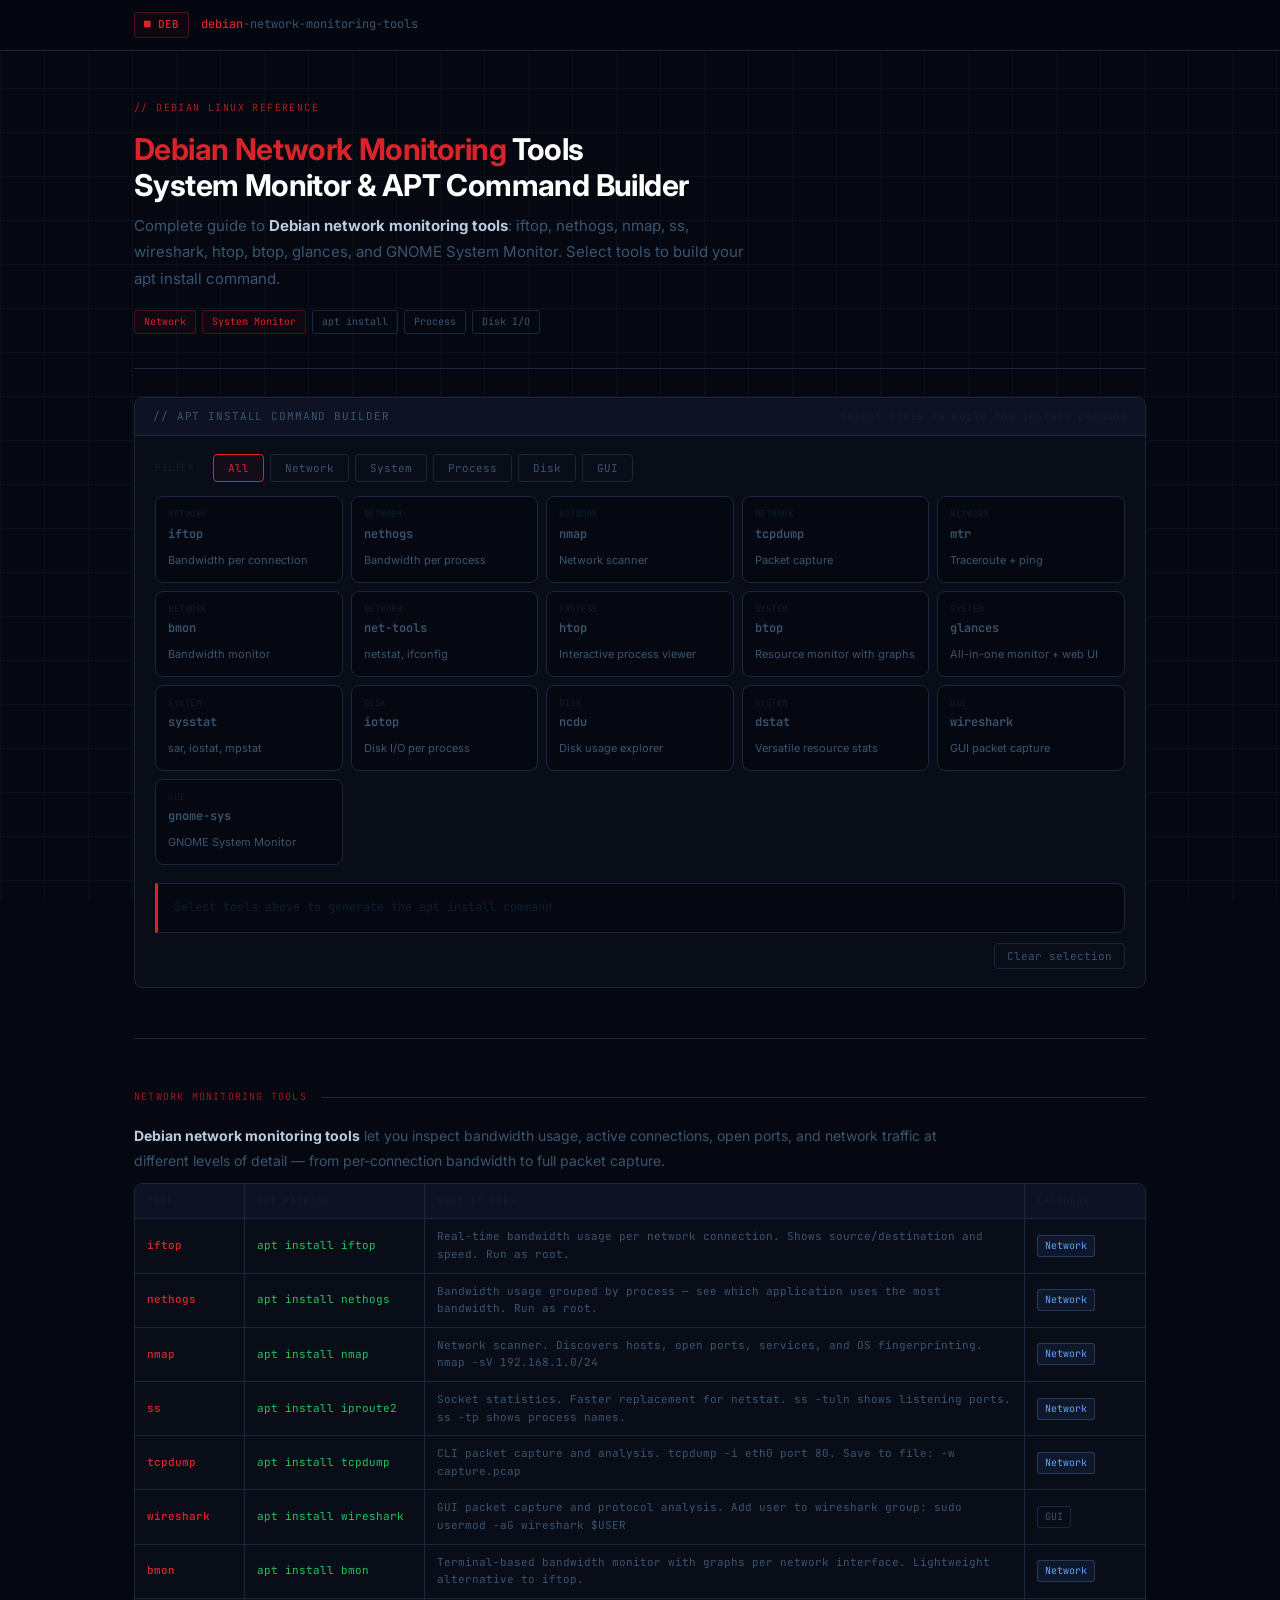
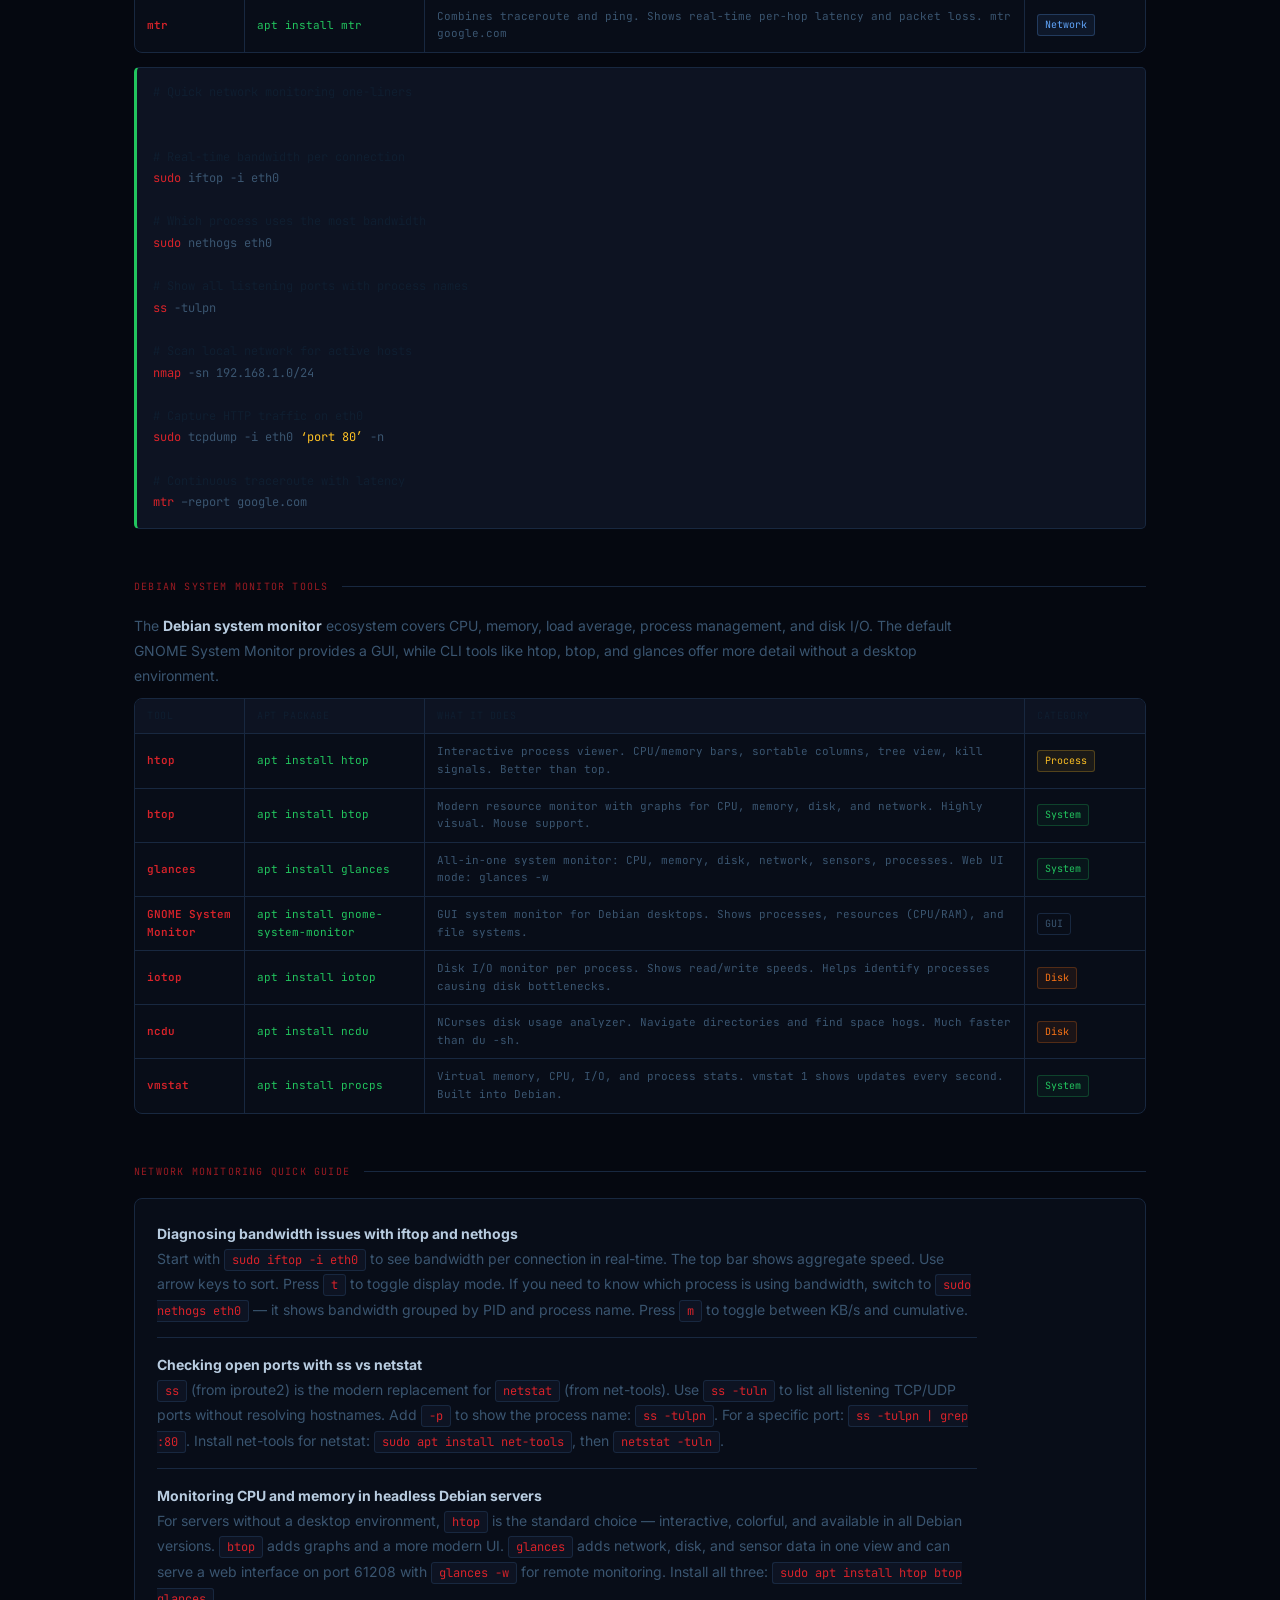
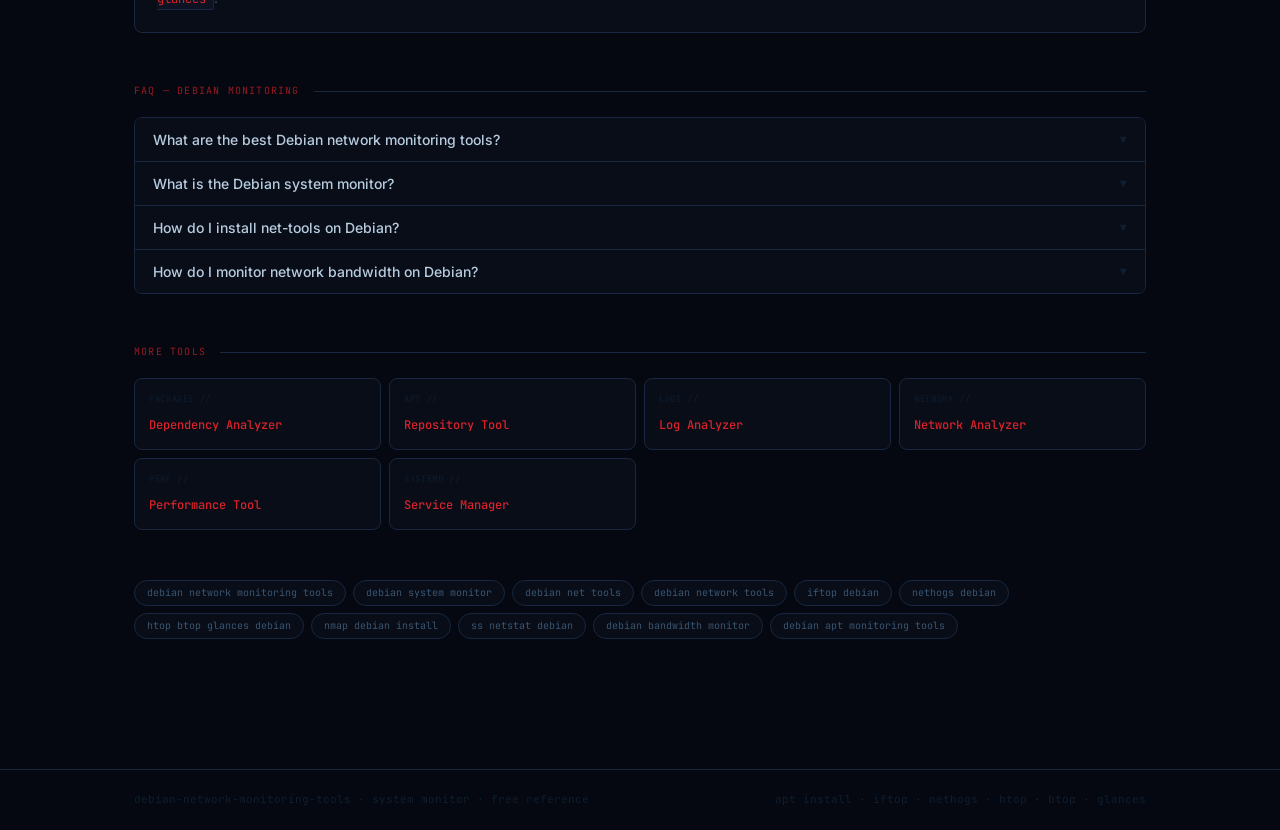
<file: index.html>
<!DOCTYPE html>

<html lang="en">
<head>
<meta charset="UTF-8">
<meta name="viewport" content="width=device-width, initial-scale=1.0">
<meta name="google-site-verification" content="PkLa_ViOo6FAHpvh8SacceMb95o9tePRdrqLNBz9X1M" />
<meta name="robots" content="index, follow">

<title>Debian Network Monitoring Tools – System Monitor Guide &amp; APT Command Builder</title>

<meta name="description" content="Complete guide to Debian network monitoring tools. Covers nmap, iftop, nethogs, wireshark, ss, netstat, htop, btop, glances, and GNOME System Monitor. Includes apt install commands and a tool selector. Free reference.">

<meta name="keywords" content="debian network monitoring tools, debian system monitor, debian net tools, debian network tools, debian monitoring tools, linux network monitoring debian, debian htop btop glances, apt network tools debian, iftop nethogs debian, debian performance monitoring">

<link rel="canonical" href="https://franrivalbigprojects.github.io/debian-tools/">

<meta property="og:title" content="Debian Network Monitoring Tools – System Monitor Guide">
<meta property="og:description" content="Guide to Debian network monitoring tools with apt install commands. Covers iftop, nethogs, nmap, ss, htop, glances, btop, and GNOME System Monitor.">
<meta property="og:type" content="website">

<link rel="preconnect" href="https://fonts.googleapis.com">
<link rel="preconnect" href="https://fonts.gstatic.com" crossorigin>
<link href="https://fonts.googleapis.com/css2?family=JetBrains+Mono:wght@400;500;600&family=Inter:wght@400;500;600;700&display=swap" rel="stylesheet">

<style>
:root {
  --bg: #050810;
  --surface: #080d18;
  --surface2: #0d1322;
  --border: #121c2e;
  --border2: #182840;
  --deb: #d8232a;
  --deb-dim: rgba(216,35,42,0.12);
  --deb-dim2: rgba(216,35,42,0.05);
  --green: #22c55e;
  --green-dim: rgba(34,197,94,0.1);
  --green-dim2: rgba(34,197,94,0.05);
  --blue: #60a5fa;
  --blue-dim: rgba(96,165,250,0.08);
  --yellow: #fbbf24;
  --yellow-dim: rgba(251,191,36,0.08);
  --orange: #f97316;
  --orange-dim: rgba(249,115,22,0.08);
  --text: #b8cce0;
  --text-muted: #3a5570;
  --text-dim: #0f1e30;
  --mono: 'JetBrains Mono', monospace;
  --sans: 'Inter', sans-serif;
  --r: 8px;
}

* { box-sizing: border-box; margin: 0; padding: 0; }

body {
  font-family: var(--sans);
  background: var(--bg);
  color: var(--text);
  min-height: 100vh;
  line-height: 1.6;
}

body::after {
  content: "";
  position: fixed;
  inset: 0;
  background-image:
    linear-gradient(var(--border) 1px, transparent 1px),
    linear-gradient(90deg, var(--border) 1px, transparent 1px);
  background-size: 44px 44px;
  opacity: 0.45;
  pointer-events: none;
  z-index: 0;
}

header {
  border-bottom: 1px solid var(--border2);
  position: sticky;
  top: 0;
  z-index: 100;
  background: rgba(5,8,16,0.96);
  backdrop-filter: blur(12px);
}

.header-inner {
  max-width: 1060px;
  margin: 0 auto;
  padding: 0 24px;
  height: 50px;
  display: flex;
  align-items: center;
  gap: 12px;
  position: relative;
  z-index: 1;
}

.logo-pill {
  font-family: var(--mono);
  font-size: 11px;
  font-weight: 600;
  color: var(--deb);
  background: var(--deb-dim2);
  border: 1px solid rgba(216,35,42,0.3);
  border-radius: 3px;
  padding: 3px 9px;
}

.logo-text {
  font-family: var(--mono);
  font-size: 12px;
  color: var(--text-muted);
}

.logo-text strong { color: var(--deb); font-weight: 500; }

.wrapper {
  max-width: 1060px;
  margin: 0 auto;
  padding: 0 24px 80px;
  position: relative;
  z-index: 1;
}

/* HERO */
.hero {
  padding: 48px 0 34px;
  border-bottom: 1px solid var(--border2);
  margin-bottom: 28px;
}

.hero-eyebrow {
  font-family: var(--mono);
  font-size: 10px;
  letter-spacing: 0.14em;
  text-transform: uppercase;
  color: var(--deb);
  margin-bottom: 14px;
  opacity: 0.8;
}

h1 {
  font-size: clamp(22px, 3.2vw, 30px);
  font-weight: 700;
  color: #fff;
  margin-bottom: 10px;
  letter-spacing: -0.02em;
  line-height: 1.2;
}

h1 em { font-style: normal; color: var(--deb); }

.hero-sub {
  font-size: 15px;
  color: var(--text-muted);
  max-width: 620px;
  line-height: 1.75;
  margin-bottom: 18px;
}

.hero-sub strong { color: var(--text); }

.pill-row { display: flex; flex-wrap: wrap; gap: 6px; }

.pill {
  font-family: var(--mono);
  font-size: 10px;
  padding: 3px 9px;
  border-radius: 3px;
  border: 1px solid;
}

.pill-deb { color: var(--deb); background: var(--deb-dim2); border-color: rgba(216,35,42,0.3); }
.pill-dim { color: var(--text-muted); border-color: var(--border2); }

/* APT BUILDER TOOL */
.tool-shell {
  background: var(--surface);
  border: 1px solid var(--border2);
  border-radius: var(--r);
  overflow: hidden;
  margin-bottom: 20px;
}

.tool-topbar {
  background: var(--surface2);
  border-bottom: 1px solid var(--border2);
  padding: 10px 18px;
  display: flex;
  align-items: center;
  justify-content: space-between;
  flex-wrap: wrap;
  gap: 8px;
}

.topbar-label {
  font-family: var(--mono);
  font-size: 11px;
  color: var(--text-muted);
  text-transform: uppercase;
  letter-spacing: 0.08em;
}

.tool-body { padding: 18px 20px; }

.tool-grid {
  display: grid;
  grid-template-columns: repeat(auto-fill, minmax(180px, 1fr));
  gap: 8px;
  margin-bottom: 18px;
}

.tool-toggle {
  background: var(--bg);
  border: 1px solid var(--border2);
  border-radius: var(--r);
  padding: 10px 12px;
  cursor: pointer;
  transition: all 0.15s;
  text-align: left;
}

.tool-toggle:hover { border-color: rgba(216,35,42,0.3); }
.tool-toggle.selected { border-color: var(--deb); background: var(--deb-dim2); }

.tt-name {
  font-family: var(--mono);
  font-size: 12px;
  font-weight: 600;
  color: var(--text-muted);
  display: block;
  margin-bottom: 2px;
}

.tool-toggle.selected .tt-name { color: var(--deb); }

.tt-cat {
  font-family: var(--mono);
  font-size: 9px;
  color: var(--text-dim);
  text-transform: uppercase;
  letter-spacing: 0.06em;
  display: block;
  margin-bottom: 3px;
}

.tt-desc {
  font-size: 11px;
  color: var(--text-muted);
  line-height: 1.4;
}

/* Command output */
.cmd-output {
  background: var(--bg);
  border: 1px solid var(--border2);
  border-left: 3px solid var(--deb);
  border-radius: 0 var(--r) var(--r) 0;
  padding: 14px 16px;
  font-family: var(--mono);
  font-size: 13px;
  color: var(--green);
  min-height: 50px;
  display: flex;
  align-items: center;
  justify-content: space-between;
  gap: 12px;
  flex-wrap: wrap;
  word-break: break-all;
}

.cmd-text { flex: 1; }
.cmd-placeholder { color: var(--text-dim); font-size: 12px; }

.copy-btn {
  font-family: var(--mono);
  font-size: 11px;
  padding: 6px 14px;
  background: var(--green-dim2);
  color: var(--green);
  border: 1px solid rgba(34,197,94,0.25);
  border-radius: 4px;
  cursor: pointer;
  transition: opacity 0.15s;
  flex-shrink: 0;
}

.copy-btn:hover { opacity: 0.75; }

/* CATEGORY TABS */
.cat-tabs {
  display: flex;
  gap: 6px;
  flex-wrap: wrap;
  margin-bottom: 14px;
}

.cat-tab {
  padding: 6px 14px;
  font-family: var(--mono);
  font-size: 11px;
  border-radius: 4px;
  border: 1px solid var(--border2);
  cursor: pointer;
  background: transparent;
  color: var(--text-muted);
  transition: all 0.15s;
}

.cat-tab:hover { border-color: var(--deb); color: var(--text); }
.cat-tab.active { border-color: var(--deb); background: var(--deb-dim2); color: var(--deb); }

/* SECTION */
hr.divider { border: none; border-top: 1px solid var(--border2); margin: 50px 0; }
.content-section { margin-bottom: 50px; }

.sec-head {
  display: flex;
  align-items: center;
  gap: 14px;
  margin-bottom: 18px;
}

.sec-label {
  font-family: var(--mono);
  font-size: 10px;
  text-transform: uppercase;
  letter-spacing: 0.12em;
  color: var(--deb);
  white-space: nowrap;
  opacity: 0.7;
}

.sec-rule { flex: 1; height: 1px; background: var(--border2); }

p { font-size: 14px; color: var(--text-muted); line-height: 1.8; margin-bottom: 10px; max-width: 820px; }
p strong { color: var(--text); }

code {
  font-family: var(--mono);
  font-size: 12px;
  background: var(--surface2);
  color: var(--deb);
  padding: 2px 7px;
  border-radius: 3px;
  border: 1px solid var(--border2);
}

/* TOOL REFERENCE TABLE */
.ref-table {
  background: var(--surface);
  border: 1px solid var(--border2);
  border-radius: var(--r);
  overflow: hidden;
  margin-bottom: 14px;
}

.rt-row {
  display: grid;
  grid-template-columns: 110px 180px 1fr 120px;
  border-bottom: 1px solid var(--border2);
}

.rt-row:last-child { border-bottom: none; }
.rt-row.rt-head { background: var(--surface2); }
.rt-row:hover:not(.rt-head) { background: rgba(216,35,42,0.02); }

.rt-cell {
  padding: 9px 12px;
  font-family: var(--mono);
  font-size: 11px;
  color: var(--text-muted);
  border-right: 1px solid var(--border2);
  display: flex;
  align-items: center;
}

.rt-cell:last-child { border-right: none; }
.rt-head .rt-cell { font-size: 10px; color: var(--text-dim); text-transform: uppercase; letter-spacing: 0.06em; }

.rt-name { color: var(--deb); font-weight: 600; }
.rt-cmd  { color: var(--green); }

.cat-badge {
  font-family: var(--mono);
  font-size: 10px;
  padding: 2px 7px;
  border-radius: 3px;
  border: 1px solid;
}

.cb-net  { color: var(--blue);   background: var(--blue-dim);   border-color: rgba(96,165,250,0.25); }
.cb-sys  { color: var(--green);  background: var(--green-dim2); border-color: rgba(34,197,94,0.25); }
.cb-proc { color: var(--yellow); background: var(--yellow-dim); border-color: rgba(251,191,36,0.25); }
.cb-disk { color: var(--orange); background: var(--orange-dim); border-color: rgba(249,115,22,0.25); }
.cb-gui  { color: var(--text-muted); border-color: var(--border2); }

/* CODE BLOCK */
.code-block {
  background: var(--surface2);
  border: 1px solid var(--border2);
  border-left: 3px solid var(--green);
  border-radius: 5px;
  padding: 14px 16px;
  font-family: var(--mono);
  font-size: 12px;
  line-height: 1.8;
  overflow-x: auto;
  white-space: pre;
  margin: 12px 0;
  color: var(--text-muted);
}

.ck  { color: var(--deb); }
.cg  { color: var(--green); }
.cm  { color: var(--text-dim); }
.cy  { color: var(--yellow); }

.dense-block {
  background: var(--surface);
  border: 1px solid var(--border2);
  border-radius: var(--r);
  padding: 22px;
  margin-top: 14px;
}

.dense-block p { margin-bottom: 14px; padding-bottom: 14px; border-bottom: 1px solid var(--border2); }
.dense-block p:last-child { margin-bottom: 0; padding-bottom: 0; border-bottom: none; }

.faq-list {
  margin-top: 14px;
  border: 1px solid var(--border2);
  border-radius: var(--r);
  overflow: hidden;
}

.faq-item { border-bottom: 1px solid var(--border2); }
.faq-item:last-child { border-bottom: none; }

.faq-q {
  width: 100%;
  text-align: left;
  background: var(--surface);
  border: none;
  padding: 13px 18px;
  font-size: 14px;
  font-weight: 500;
  color: var(--text);
  font-family: var(--sans);
  cursor: pointer;
  display: flex;
  justify-content: space-between;
  align-items: center;
  gap: 12px;
  transition: background 0.15s;
}

.faq-q:hover { background: var(--deb-dim2); }
.faq-arrow { font-family: var(--mono); font-size: 11px; color: var(--text-dim); transition: transform 0.2s; flex-shrink: 0; }
.faq-item.open .faq-arrow { transform: rotate(180deg); }

.faq-a {
  display: none;
  padding: 0 18px 13px;
  font-size: 13px;
  color: var(--text-muted);
  line-height: 1.75;
  border-top: 1px solid var(--border2);
  background: var(--bg);
}

.faq-item.open .faq-a { display: block; }
.faq-a code { color: var(--deb); background: var(--deb-dim2); }

.subtools-grid {
  display: grid;
  grid-template-columns: repeat(auto-fill, minmax(200px, 1fr));
  gap: 8px;
  margin-top: 12px;
}

.stl {
  background: var(--surface);
  border: 1px solid var(--border2);
  border-radius: var(--r);
  padding: 12px 14px;
  text-decoration: none;
  display: block;
  transition: border-color 0.15s;
}

.stl:hover { border-color: rgba(216,35,42,0.3); }
.stl-eye  { font-family: var(--mono); font-size: 9px; color: var(--text-dim); text-transform: uppercase; letter-spacing: 0.07em; margin-bottom: 4px; }
.stl-name { font-family: var(--mono); font-size: 12px; color: var(--deb); font-weight: 500; }

.tag-cloud { display: flex; flex-wrap: wrap; gap: 7px; margin-bottom: 50px; }

.tag {
  font-family: var(--mono);
  font-size: 10px;
  color: var(--text-muted);
  background: var(--surface);
  border: 1px solid var(--border2);
  border-radius: 100px;
  padding: 4px 12px;
  cursor: default;
  transition: color 0.15s, border-color 0.15s;
}

.tag:hover { color: var(--deb); border-color: rgba(216,35,42,0.3); }

footer { border-top: 1px solid var(--border2); padding: 20px 0; position: relative; z-index: 1; }

.footer-inner {
  max-width: 1060px;
  margin: 0 auto;
  padding: 0 24px;
  display: flex;
  justify-content: space-between;
  align-items: center;
  flex-wrap: wrap;
  gap: 8px;
}

footer p { font-family: var(--mono); font-size: 11px; color: var(--text-dim); margin: 0; }

@media (max-width: 680px) {
  .tool-grid { grid-template-columns: 1fr 1fr; }
  .rt-row    { grid-template-columns: 90px 140px 1fr; font-size: 10px; }
  .rt-row .rt-cell:last-child { display: none; }
}
</style>

<script type="application/ld+json">
{"@context":"https://schema.org","@type":"WebPage","name":"Debian Network Monitoring Tools","description":"Complete guide to Debian network monitoring tools including iftop, nethogs, nmap, ss, netstat, wireshark, and system monitors htop, btop, glances. Includes apt install commands and tool selector.","keywords":"debian network monitoring tools, debian system monitor, debian net tools, debian network tools"}
</script>

<script type="application/ld+json">
{"@context":"https://schema.org","@type":"FAQPage","mainEntity":[{"@type":"Question","name":"What are the best Debian network monitoring tools?","acceptedAnswer":{"@type":"Answer","text":"Top Debian network monitoring tools: iftop (real-time bandwidth per connection, apt install iftop), nethogs (bandwidth per process, apt install nethogs), nmap (network scanning and discovery, apt install nmap), ss (socket statistics, built-in or apt install iproute2), wireshark (packet capture, apt install wireshark), netstat (connections overview, apt install net-tools), tcpdump (CLI packet capture, apt install tcpdump), bmon (bandwidth monitor, apt install bmon)."}},{"@type":"Question","name":"How do I install monitoring tools on Debian?","acceptedAnswer":{"@type":"Answer","text":"Use apt: sudo apt update && sudo apt install TOOLNAME. For network monitoring: sudo apt install iftop nethogs nmap wireshark bmon. For system monitoring: sudo apt install htop btop glances. For disk: sudo apt install iotop ncdu. Most tools require root for network capture (sudo iftop, sudo nethogs). Wireshark requires adding your user to the wireshark group: sudo usermod -aG wireshark $USER."}}]}
</script>

</head>

<body>

<header>
  <div class="header-inner">
    <span class="logo-pill">&#9632; DEB</span>
    <span class="logo-text"><strong>debian</strong>-network-monitoring-tools</span>
  </div>
</header>

<div class="wrapper">

  <section class="hero">
    <p class="hero-eyebrow">// Debian Linux Reference</p>
    <h1><em>Debian Network Monitoring</em> Tools<br>System Monitor &amp; APT Command Builder</h1>
    <p class="hero-sub">
      Complete guide to <strong>Debian network monitoring tools</strong>: iftop, nethogs, nmap, ss, wireshark, htop, btop, glances, and GNOME System Monitor. Select tools to build your apt install command.
    </p>
    <div class="pill-row">
      <span class="pill pill-deb">Network</span>
      <span class="pill pill-deb">System Monitor</span>
      <span class="pill pill-dim">apt install</span>
      <span class="pill pill-dim">Process</span>
      <span class="pill pill-dim">Disk I/O</span>
    </div>
  </section>

  <!-- APT BUILDER TOOL -->

  <div class="tool-shell">
    <div class="tool-topbar">
      <span class="topbar-label">// APT Install Command Builder</span>
      <span style="font-family:var(--mono);font-size:11px;color:var(--text-dim);">Select tools to build the install command</span>
    </div>
    <div class="tool-body">
      <div class="cat-tabs">
        <span style="font-family:var(--mono);font-size:10px;color:var(--text-dim);align-self:center;text-transform:uppercase;letter-spacing:0.06em;margin-right:6px;">Filter:</span>
        <button class="cat-tab active" onclick="filterTools('all',this)">All</button>
        <button class="cat-tab" onclick="filterTools('network',this)">Network</button>
        <button class="cat-tab" onclick="filterTools('system',this)">System</button>
        <button class="cat-tab" onclick="filterTools('process',this)">Process</button>
        <button class="cat-tab" onclick="filterTools('disk',this)">Disk</button>
        <button class="cat-tab" onclick="filterTools('gui',this)">GUI</button>
      </div>
      <div class="tool-grid" id="toolGrid"></div>
      <div class="cmd-output" id="cmdOutput">
        <span class="cmd-text cmd-placeholder" id="cmdText">Select tools above to generate the apt install command</span>
        <button class="copy-btn" id="copyBtn" onclick="copyCmd()" style="display:none;">Copy</button>
      </div>
      <div style="display:flex;justify-content:flex-end;margin-top:10px;gap:8px;">
        <button onclick="clearSelection()" style="font-family:var(--mono);font-size:11px;padding:5px 12px;border-radius:4px;border:1px solid var(--border2);background:transparent;color:var(--text-muted);cursor:pointer;">Clear selection</button>
        <span id="copyFb" style="font-family:var(--mono);font-size:11px;color:var(--green);align-self:center;display:none;">Copied!</span>
      </div>
    </div>
  </div>

  <hr class="divider">

  <!-- NETWORK TOOLS REFERENCE -->

  <section class="content-section">
    <div class="sec-head">
      <span class="sec-label">Network monitoring tools</span>
      <span class="sec-rule"></span>
    </div>
    <p><strong>Debian network monitoring tools</strong> let you inspect bandwidth usage, active connections, open ports, and network traffic at different levels of detail — from per-connection bandwidth to full packet capture.</p>


<div class="ref-table">
  <div class="rt-row rt-head">
    <div class="rt-cell">Tool</div>
    <div class="rt-cell">apt package</div>
    <div class="rt-cell">What it does</div>
    <div class="rt-cell">Category</div>
  </div>
  <div class="rt-row">
    <div class="rt-cell rt-name">iftop</div>
    <div class="rt-cell rt-cmd">apt install iftop</div>
    <div class="rt-cell">Real-time bandwidth usage per network connection. Shows source/destination and speed. Run as root.</div>
    <div class="rt-cell"><span class="cat-badge cb-net">Network</span></div>
  </div>
  <div class="rt-row">
    <div class="rt-cell rt-name">nethogs</div>
    <div class="rt-cell rt-cmd">apt install nethogs</div>
    <div class="rt-cell">Bandwidth usage grouped by process — see which application uses the most bandwidth. Run as root.</div>
    <div class="rt-cell"><span class="cat-badge cb-net">Network</span></div>
  </div>
  <div class="rt-row">
    <div class="rt-cell rt-name">nmap</div>
    <div class="rt-cell rt-cmd">apt install nmap</div>
    <div class="rt-cell">Network scanner. Discovers hosts, open ports, services, and OS fingerprinting. nmap -sV 192.168.1.0/24</div>
    <div class="rt-cell"><span class="cat-badge cb-net">Network</span></div>
  </div>
  <div class="rt-row">
    <div class="rt-cell rt-name">ss</div>
    <div class="rt-cell rt-cmd">apt install iproute2</div>
    <div class="rt-cell">Socket statistics. Faster replacement for netstat. ss -tuln shows listening ports. ss -tp shows process names.</div>
    <div class="rt-cell"><span class="cat-badge cb-net">Network</span></div>
  </div>
  <div class="rt-row">
    <div class="rt-cell rt-name">tcpdump</div>
    <div class="rt-cell rt-cmd">apt install tcpdump</div>
    <div class="rt-cell">CLI packet capture and analysis. tcpdump -i eth0 port 80. Save to file: -w capture.pcap</div>
    <div class="rt-cell"><span class="cat-badge cb-net">Network</span></div>
  </div>
  <div class="rt-row">
    <div class="rt-cell rt-name">wireshark</div>
    <div class="rt-cell rt-cmd">apt install wireshark</div>
    <div class="rt-cell">GUI packet capture and protocol analysis. Add user to wireshark group: sudo usermod -aG wireshark $USER</div>
    <div class="rt-cell"><span class="cat-badge cb-gui">GUI</span></div>
  </div>
  <div class="rt-row">
    <div class="rt-cell rt-name">bmon</div>
    <div class="rt-cell rt-cmd">apt install bmon</div>
    <div class="rt-cell">Terminal-based bandwidth monitor with graphs per network interface. Lightweight alternative to iftop.</div>
    <div class="rt-cell"><span class="cat-badge cb-net">Network</span></div>
  </div>
  <div class="rt-row">
    <div class="rt-cell rt-name">mtr</div>
    <div class="rt-cell rt-cmd">apt install mtr</div>
    <div class="rt-cell">Combines traceroute and ping. Shows real-time per-hop latency and packet loss. mtr google.com</div>
    <div class="rt-cell"><span class="cat-badge cb-net">Network</span></div>
  </div>
</div>

<div class="code-block"><span class="cm"># Quick network monitoring one-liners</span>


<span class="cm"># Real-time bandwidth per connection</span>
<span class="ck">sudo</span> iftop -i eth0

<span class="cm"># Which process uses the most bandwidth</span>
<span class="ck">sudo</span> nethogs eth0

<span class="cm"># Show all listening ports with process names</span>
<span class="ck">ss</span> -tulpn

<span class="cm"># Scan local network for active hosts</span>
<span class="ck">nmap</span> -sn 192.168.1.0/24

<span class="cm"># Capture HTTP traffic on eth0</span>
<span class="ck">sudo</span> tcpdump -i eth0 <span class="cy">‘port 80’</span> -n

<span class="cm"># Continuous traceroute with latency</span>
<span class="ck">mtr</span> –report google.com</div>

  </section>

  <!-- SYSTEM MONITOR TOOLS -->

  <section class="content-section">
    <div class="sec-head">
      <span class="sec-label">Debian system monitor tools</span>
      <span class="sec-rule"></span>
    </div>
    <p>The <strong>Debian system monitor</strong> ecosystem covers CPU, memory, load average, process management, and disk I/O. The default GNOME System Monitor provides a GUI, while CLI tools like htop, btop, and glances offer more detail without a desktop environment.</p>


<div class="ref-table">
  <div class="rt-row rt-head">
    <div class="rt-cell">Tool</div>
    <div class="rt-cell">apt package</div>
    <div class="rt-cell">What it does</div>
    <div class="rt-cell">Category</div>
  </div>
  <div class="rt-row">
    <div class="rt-cell rt-name">htop</div>
    <div class="rt-cell rt-cmd">apt install htop</div>
    <div class="rt-cell">Interactive process viewer. CPU/memory bars, sortable columns, tree view, kill signals. Better than top.</div>
    <div class="rt-cell"><span class="cat-badge cb-proc">Process</span></div>
  </div>
  <div class="rt-row">
    <div class="rt-cell rt-name">btop</div>
    <div class="rt-cell rt-cmd">apt install btop</div>
    <div class="rt-cell">Modern resource monitor with graphs for CPU, memory, disk, and network. Highly visual. Mouse support.</div>
    <div class="rt-cell"><span class="cat-badge cb-sys">System</span></div>
  </div>
  <div class="rt-row">
    <div class="rt-cell rt-name">glances</div>
    <div class="rt-cell rt-cmd">apt install glances</div>
    <div class="rt-cell">All-in-one system monitor: CPU, memory, disk, network, sensors, processes. Web UI mode: glances -w</div>
    <div class="rt-cell"><span class="cat-badge cb-sys">System</span></div>
  </div>
  <div class="rt-row">
    <div class="rt-cell rt-name">GNOME System Monitor</div>
    <div class="rt-cell rt-cmd">apt install gnome-system-monitor</div>
    <div class="rt-cell">GUI system monitor for Debian desktops. Shows processes, resources (CPU/RAM), and file systems.</div>
    <div class="rt-cell"><span class="cat-badge cb-gui">GUI</span></div>
  </div>
  <div class="rt-row">
    <div class="rt-cell rt-name">iotop</div>
    <div class="rt-cell rt-cmd">apt install iotop</div>
    <div class="rt-cell">Disk I/O monitor per process. Shows read/write speeds. Helps identify processes causing disk bottlenecks.</div>
    <div class="rt-cell"><span class="cat-badge cb-disk">Disk</span></div>
  </div>
  <div class="rt-row">
    <div class="rt-cell rt-name">ncdu</div>
    <div class="rt-cell rt-cmd">apt install ncdu</div>
    <div class="rt-cell">NCurses disk usage analyzer. Navigate directories and find space hogs. Much faster than du -sh.</div>
    <div class="rt-cell"><span class="cat-badge cb-disk">Disk</span></div>
  </div>
  <div class="rt-row">
    <div class="rt-cell rt-name">vmstat</div>
    <div class="rt-cell rt-cmd">apt install procps</div>
    <div class="rt-cell">Virtual memory, CPU, I/O, and process stats. vmstat 1 shows updates every second. Built into Debian.</div>
    <div class="rt-cell"><span class="cat-badge cb-sys">System</span></div>
  </div>
</div>


  </section>

  <!-- GUIDE -->

  <section class="content-section">
    <div class="sec-head">
      <span class="sec-label">Network monitoring quick guide</span>
      <span class="sec-rule"></span>
    </div>
    <div class="dense-block">
      <p><strong>Diagnosing bandwidth issues with iftop and nethogs</strong><br>
      Start with <code>sudo iftop -i eth0</code> to see bandwidth per connection in real-time. The top bar shows aggregate speed. Use arrow keys to sort. Press <code>t</code> to toggle display mode. If you need to know which process is using bandwidth, switch to <code>sudo nethogs eth0</code> — it shows bandwidth grouped by PID and process name. Press <code>m</code> to toggle between KB/s and cumulative.</p>


  <p><strong>Checking open ports with ss vs netstat</strong><br>
  <code>ss</code> (from iproute2) is the modern replacement for <code>netstat</code> (from net-tools). Use <code>ss -tuln</code> to list all listening TCP/UDP ports without resolving hostnames. Add <code>-p</code> to show the process name: <code>ss -tulpn</code>. For a specific port: <code>ss -tulpn | grep :80</code>. Install net-tools for netstat: <code>sudo apt install net-tools</code>, then <code>netstat -tuln</code>.</p>

  <p><strong>Monitoring CPU and memory in headless Debian servers</strong><br>
  For servers without a desktop environment, <code>htop</code> is the standard choice — interactive, colorful, and available in all Debian versions. <code>btop</code> adds graphs and a more modern UI. <code>glances</code> adds network, disk, and sensor data in one view and can serve a web interface on port 61208 with <code>glances -w</code> for remote monitoring. Install all three: <code>sudo apt install htop btop glances</code>.</p>
</div>


  </section>

  <!-- FAQ -->

  <section class="content-section">
    <div class="sec-head">
      <span class="sec-label">FAQ — Debian monitoring</span>
      <span class="sec-rule"></span>
    </div>
    <div class="faq-list">
      <div class="faq-item">
        <button class="faq-q" onclick="toggleFaq(this)">What are the best Debian network monitoring tools?<span class="faq-arrow">&#9660;</span></button>
        <div class="faq-a"><strong>For bandwidth per connection:</strong> <code>iftop</code>. <strong>For bandwidth per process:</strong> <code>nethogs</code>. <strong>For open ports:</strong> <code>ss -tulpn</code>. <strong>For network scanning:</strong> <code>nmap</code>. <strong>For packet capture:</strong> <code>tcpdump</code> (CLI) or <code>wireshark</code> (GUI). <strong>For routing issues:</strong> <code>mtr</code>. Install all at once: <code>sudo apt install iftop nethogs nmap tcpdump mtr bmon</code>.</div>
      </div>
      <div class="faq-item">
        <button class="faq-q" onclick="toggleFaq(this)">What is the Debian system monitor?<span class="faq-arrow">&#9660;</span></button>
        <div class="faq-a">GNOME System Monitor (<code>gnome-system-monitor</code>) is the default GUI system monitor on Debian GNOME desktops. For servers and headless systems, use CLI alternatives: <code>htop</code> (interactive process viewer), <code>btop</code> (modern with graphs), or <code>glances</code> (all-in-one including network and disk). Install: <code>sudo apt install htop btop glances</code>.</div>
      </div>
      <div class="faq-item">
        <button class="faq-q" onclick="toggleFaq(this)">How do I install net-tools on Debian?<span class="faq-arrow">&#9660;</span></button>
        <div class="faq-a"><code>sudo apt install net-tools</code> installs the classic networking tools: <code>netstat</code>, <code>ifconfig</code>, <code>route</code>, <code>arp</code>. Note: <code>net-tools</code> is considered deprecated — the modern replacements are <code>ss</code> (for netstat), <code>ip addr</code> (for ifconfig), and <code>ip route</code> (for route), all from the <code>iproute2</code> package which is installed by default in Debian.</div>
      </div>
      <div class="faq-item">
        <button class="faq-q" onclick="toggleFaq(this)">How do I monitor network bandwidth on Debian?<span class="faq-arrow">&#9660;</span></button>
        <div class="faq-a">Quick options: <code>sudo apt install iftop &amp;&amp; sudo iftop -i eth0</code> for real-time bandwidth per connection. <code>sudo apt install nethogs &amp;&amp; sudo nethogs</code> for bandwidth per process. <code>sudo apt install bmon &amp;&amp; bmon</code> for a bandwidth graph per interface. For cumulative stats: <code>cat /proc/net/dev</code> shows total bytes per interface since boot.</div>
      </div>
    </div>
  </section>

  <section class="content-section">
    <div class="sec-head">
      <span class="sec-label">More tools</span>
      <span class="sec-rule"></span>
    </div>
    <div class="subtools-grid">
      <a href="deps/" class="stl"><p class="stl-eye">packages //</p><span class="stl-name">Dependency Analyzer</span></a>
      <a href="repo/" class="stl"><p class="stl-eye">apt //</p><span class="stl-name">Repository Tool</span></a>
      <a href="logs/" class="stl"><p class="stl-eye">logs //</p><span class="stl-name">Log Analyzer</span></a>
      <a href="network/" class="stl"><p class="stl-eye">network //</p><span class="stl-name">Network Analyzer</span></a>
      <a href="perf/" class="stl"><p class="stl-eye">perf //</p><span class="stl-name">Performance Tool</span></a>
      <a href="service/" class="stl"><p class="stl-eye">systemd //</p><span class="stl-name">Service Manager</span></a>
    </div>
  </section>

  <div class="tag-cloud">
    <span class="tag">debian network monitoring tools</span>
    <span class="tag">debian system monitor</span>
    <span class="tag">debian net tools</span>
    <span class="tag">debian network tools</span>
    <span class="tag">iftop debian</span>
    <span class="tag">nethogs debian</span>
    <span class="tag">htop btop glances debian</span>
    <span class="tag">nmap debian install</span>
    <span class="tag">ss netstat debian</span>
    <span class="tag">debian bandwidth monitor</span>
    <span class="tag">debian apt monitoring tools</span>
  </div>

</div>

<footer>
  <div class="footer-inner">
    <p>debian-network-monitoring-tools &middot; system monitor &middot; free reference</p>
    <p>apt install &middot; iftop &middot; nethogs &middot; htop &middot; btop &middot; glances</p>
  </div>
</footer>

<script>
var TOOLS = [
  { id: 'iftop',     cat: 'network',  pkg: 'iftop',               desc: 'Bandwidth per connection' },
  { id: 'nethogs',   cat: 'network',  pkg: 'nethogs',             desc: 'Bandwidth per process' },
  { id: 'nmap',      cat: 'network',  pkg: 'nmap',                desc: 'Network scanner' },
  { id: 'tcpdump',   cat: 'network',  pkg: 'tcpdump',             desc: 'Packet capture' },
  { id: 'mtr',       cat: 'network',  pkg: 'mtr',                 desc: 'Traceroute + ping' },
  { id: 'bmon',      cat: 'network',  pkg: 'bmon',                desc: 'Bandwidth monitor' },
  { id: 'net-tools', cat: 'network',  pkg: 'net-tools',           desc: 'netstat, ifconfig' },
  { id: 'htop',      cat: 'process',  pkg: 'htop',                desc: 'Interactive process viewer' },
  { id: 'btop',      cat: 'system',   pkg: 'btop',                desc: 'Resource monitor with graphs' },
  { id: 'glances',   cat: 'system',   pkg: 'glances',             desc: 'All-in-one monitor + web UI' },
  { id: 'sysstat',   cat: 'system',   pkg: 'sysstat',             desc: 'sar, iostat, mpstat' },
  { id: 'iotop',     cat: 'disk',     pkg: 'iotop',               desc: 'Disk I/O per process' },
  { id: 'ncdu',      cat: 'disk',     pkg: 'ncdu',                desc: 'Disk usage explorer' },
  { id: 'dstat',     cat: 'system',   pkg: 'dstat',               desc: 'Versatile resource stats' },
  { id: 'wireshark', cat: 'gui',      pkg: 'wireshark',           desc: 'GUI packet capture' },
  { id: 'gnome-sys', cat: 'gui',      pkg: 'gnome-system-monitor',desc: 'GNOME System Monitor' }
];

var selected = {};
var currentFilter = 'all';

function buildGrid() {
  var grid = document.getElementById('toolGrid');
  grid.innerHTML = '';
  TOOLS.forEach(function(t) {
    if (currentFilter !== 'all' && t.cat !== currentFilter) return;
    var btn = document.createElement('div');
    btn.className = 'tool-toggle' + (selected[t.id] ? ' selected' : '');
    btn.onclick = function() { toggleTool(t.id, btn); };

    var catEl = document.createElement('span');
    catEl.className = 'tt-cat';
    catEl.textContent = t.cat;

    var nameEl = document.createElement('span');
    nameEl.className = 'tt-name';
    nameEl.textContent = t.id;

    var descEl = document.createElement('span');
    descEl.className = 'tt-desc';
    descEl.textContent = t.desc;

    btn.appendChild(catEl);
    btn.appendChild(nameEl);
    btn.appendChild(descEl);
    grid.appendChild(btn);
  });
}

function toggleTool(id, btn) {
  if (selected[id]) {
    delete selected[id];
    btn.classList.remove('selected');
  } else {
    selected[id] = true;
    btn.classList.add('selected');
  }
  updateCmd();
}

function updateCmd() {
  var pkgs = TOOLS.filter(function(t) { return selected[t.id]; }).map(function(t) { return t.pkg; });
  var cmdEl = document.getElementById('cmdText');
  var copyBtn = document.getElementById('copyBtn');
  if (pkgs.length === 0) {
    cmdEl.textContent = 'Select tools above to generate the apt install command';
    cmdEl.className = 'cmd-text cmd-placeholder';
    copyBtn.style.display = 'none';
  } else {
    var cmd = 'sudo apt update && sudo apt install -y ' + pkgs.join(' ');
    cmdEl.textContent = cmd;
    cmdEl.className = 'cmd-text';
    copyBtn.style.display = 'inline-block';
  }
}

function filterTools(cat, btn) {
  currentFilter = cat;
  document.querySelectorAll('.cat-tab').forEach(function(b) { b.classList.remove('active'); });
  btn.classList.add('active');
  buildGrid();
}

function clearSelection() {
  selected = {};
  buildGrid();
  updateCmd();
}

function copyCmd() {
  var text = document.getElementById('cmdText').textContent;
  if (!text || text.indexOf('Select tools') !== -1) return;
  if (navigator.clipboard) {
    navigator.clipboard.writeText(text).then(showCopy);
  } else {
    var ta = document.createElement('textarea');
    ta.value = text;
    document.body.appendChild(ta);
    ta.select();
    document.execCommand('copy');
    document.body.removeChild(ta);
    showCopy();
  }
}

function showCopy() {
  var fb = document.getElementById('copyFb');
  fb.style.display = 'inline';
  setTimeout(function() { fb.style.display = 'none'; }, 2000);
}

function toggleFaq(btn) {
  btn.parentElement.classList.toggle('open');
}

buildGrid();
</script>

</body>
</html>
</file>
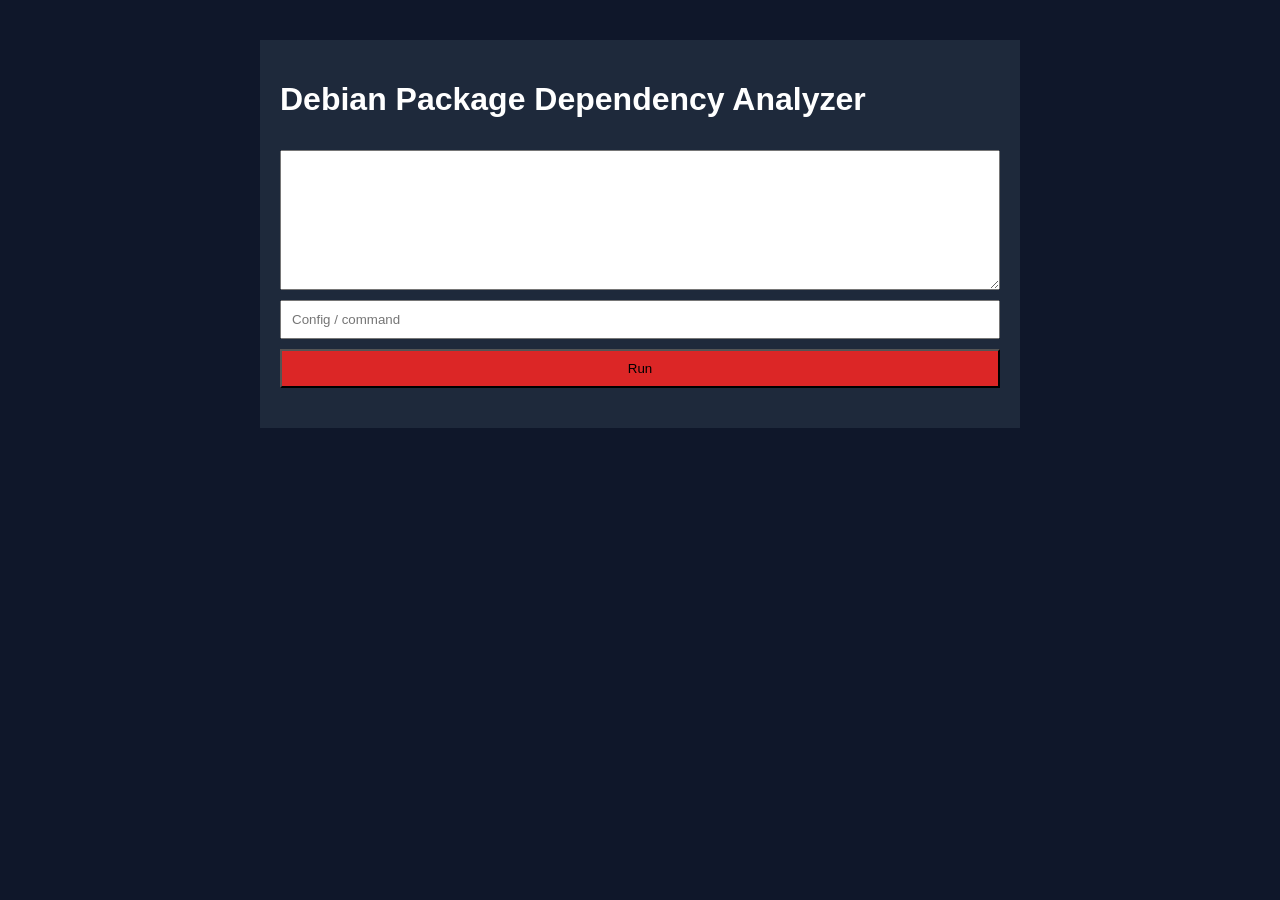
<file: deps/index.html>
<html>
<head>
<meta charset='UTF-8'>
<title>Debian Package Dependency Analyzer</title>
<meta name='viewport' content='width=device-width, initial-scale=1.0'>
    <meta name="google-site-verification" content="PkLa_ViOo6FAHpvh8SacceMb95o9tePRdrqLNBz9X1M" />
<link rel='stylesheet' href='styles.css'>
</head>
<body>
<div class='container'>
<h1>Debian Package Dependency Analyzer</h1>
<textarea id='input'></textarea>
<input id='value' placeholder='Config / command'>
<button onclick='run()'>Run</button>
<div id='res' class='result'></div>
</div>
<script src='script.js'></script>
</body>
</html>
</file>
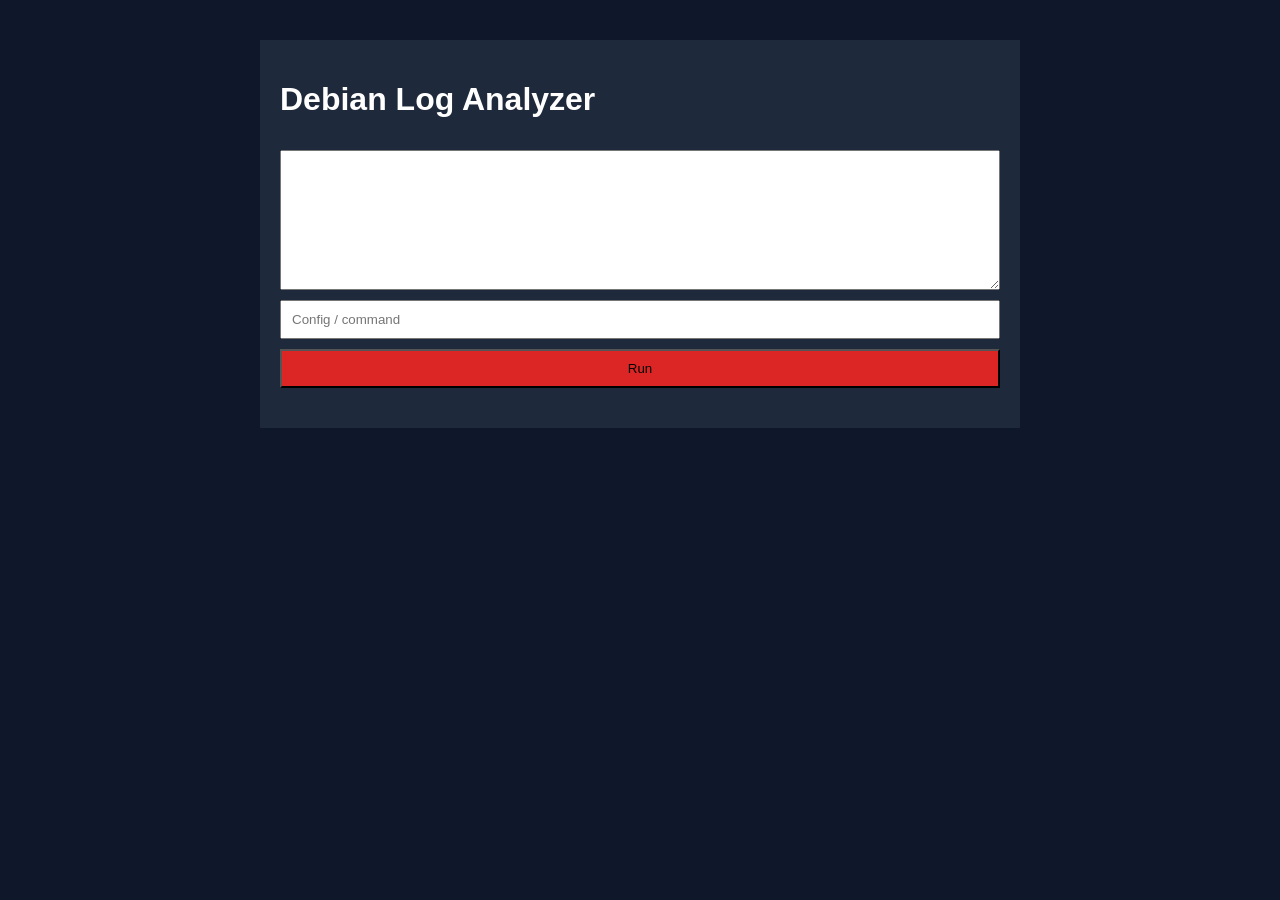
<file: logs/index.html>
<html>
<head>
<meta charset='UTF-8'>
<title>Debian Log Analyzer</title>
<meta name='viewport' content='width=device-width, initial-scale=1.0'>
    <meta name="google-site-verification" content="PkLa_ViOo6FAHpvh8SacceMb95o9tePRdrqLNBz9X1M" />
<link rel='stylesheet' href='styles.css'>
</head>
<body>
<div class='container'>
<h1>Debian Log Analyzer</h1>
<textarea id='input'></textarea>
<input id='value' placeholder='Config / command'>
<button onclick='run()'>Run</button>
<div id='res' class='result'></div>
</div>
<script src='script.js'></script>
</body>
</html>
</file>
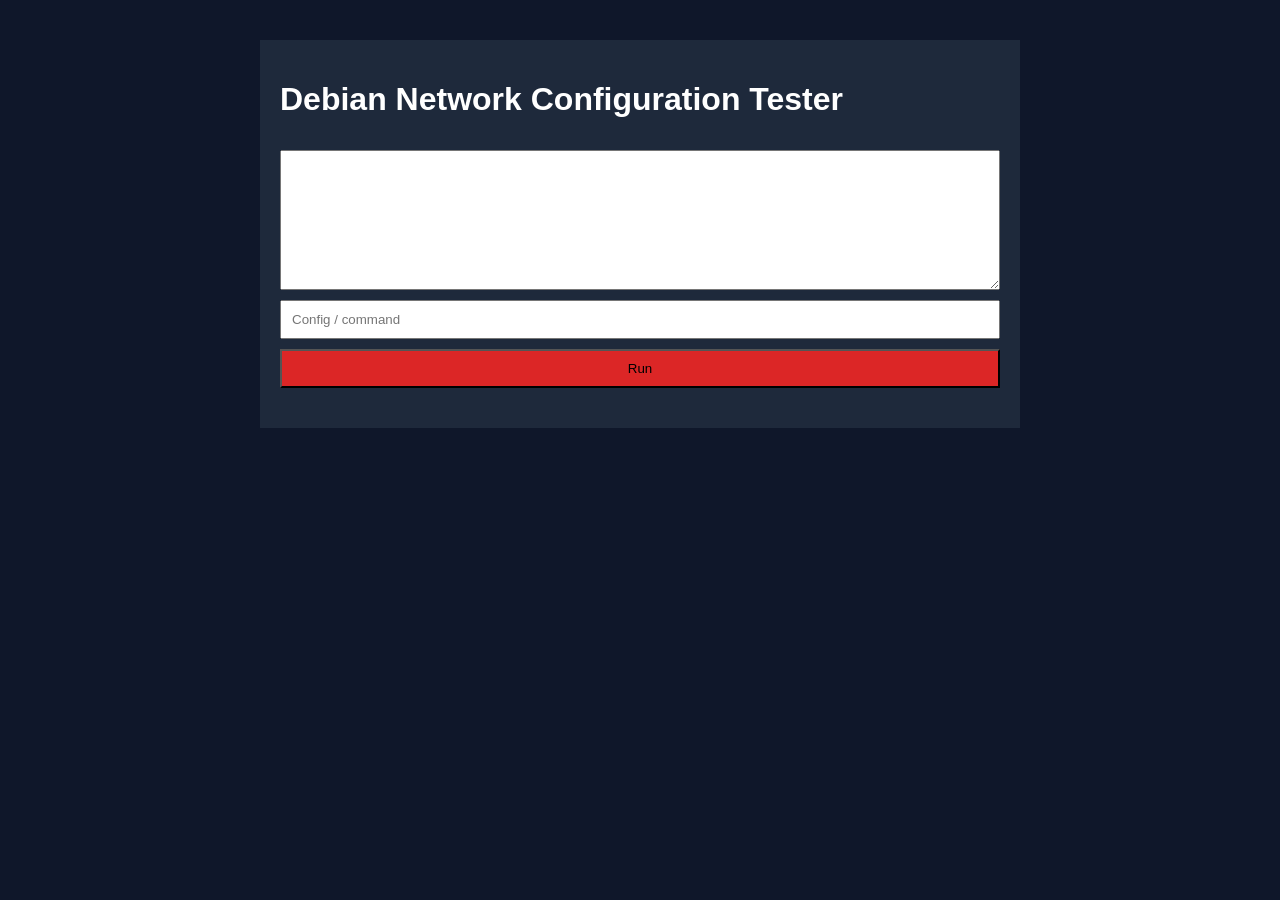
<file: network/index.html>
<html>
<head>
<meta charset='UTF-8'>
<title>Debian Network Configuration Tester</title>
<meta name='viewport' content='width=device-width, initial-scale=1.0'>
    <meta name="google-site-verification" content="PkLa_ViOo6FAHpvh8SacceMb95o9tePRdrqLNBz9X1M" />
<link rel='stylesheet' href='styles.css'>
</head>
<body>
<div class='container'>
<h1>Debian Network Configuration Tester</h1>
<textarea id='input'></textarea>
<input id='value' placeholder='Config / command'>
<button onclick='run()'>Run</button>
<div id='res' class='result'></div>
</div>
<script src='script.js'></script>
</body>
</html>
</file>
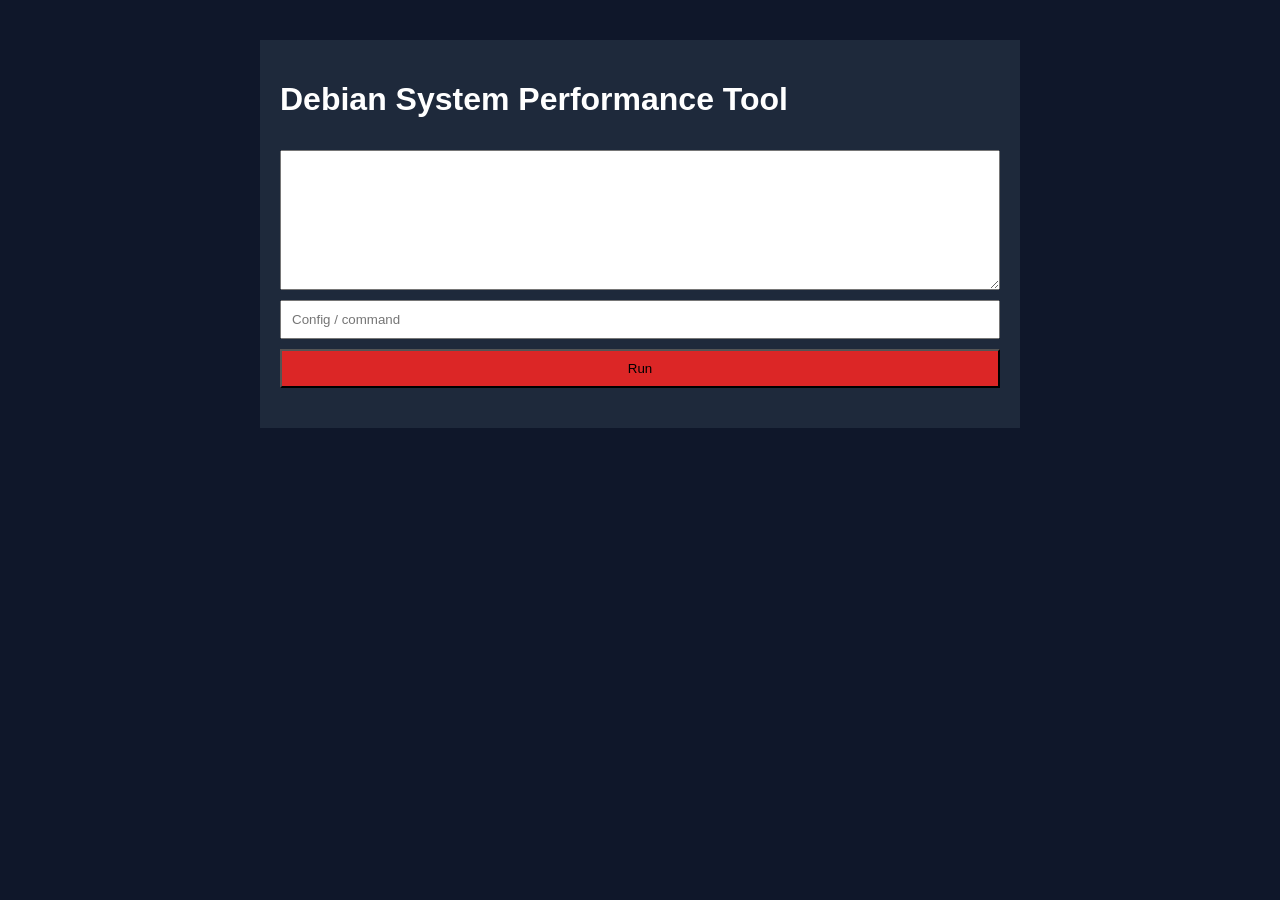
<file: perf/index.html>
<html>
<head>
<meta charset='UTF-8'>
<title>Debian System Performance Tool</title>
<meta name='viewport' content='width=device-width, initial-scale=1.0'>
    <meta name="google-site-verification" content="PkLa_ViOo6FAHpvh8SacceMb95o9tePRdrqLNBz9X1M" />
<link rel='stylesheet' href='styles.css'>
</head>
<body>
<div class='container'>
<h1>Debian System Performance Tool</h1>
<textarea id='input'></textarea>
<input id='value' placeholder='Config / command'>
<button onclick='run()'>Run</button>
<div id='res' class='result'></div>
</div>
<script src='script.js'></script>
</body>
</html>
</file>
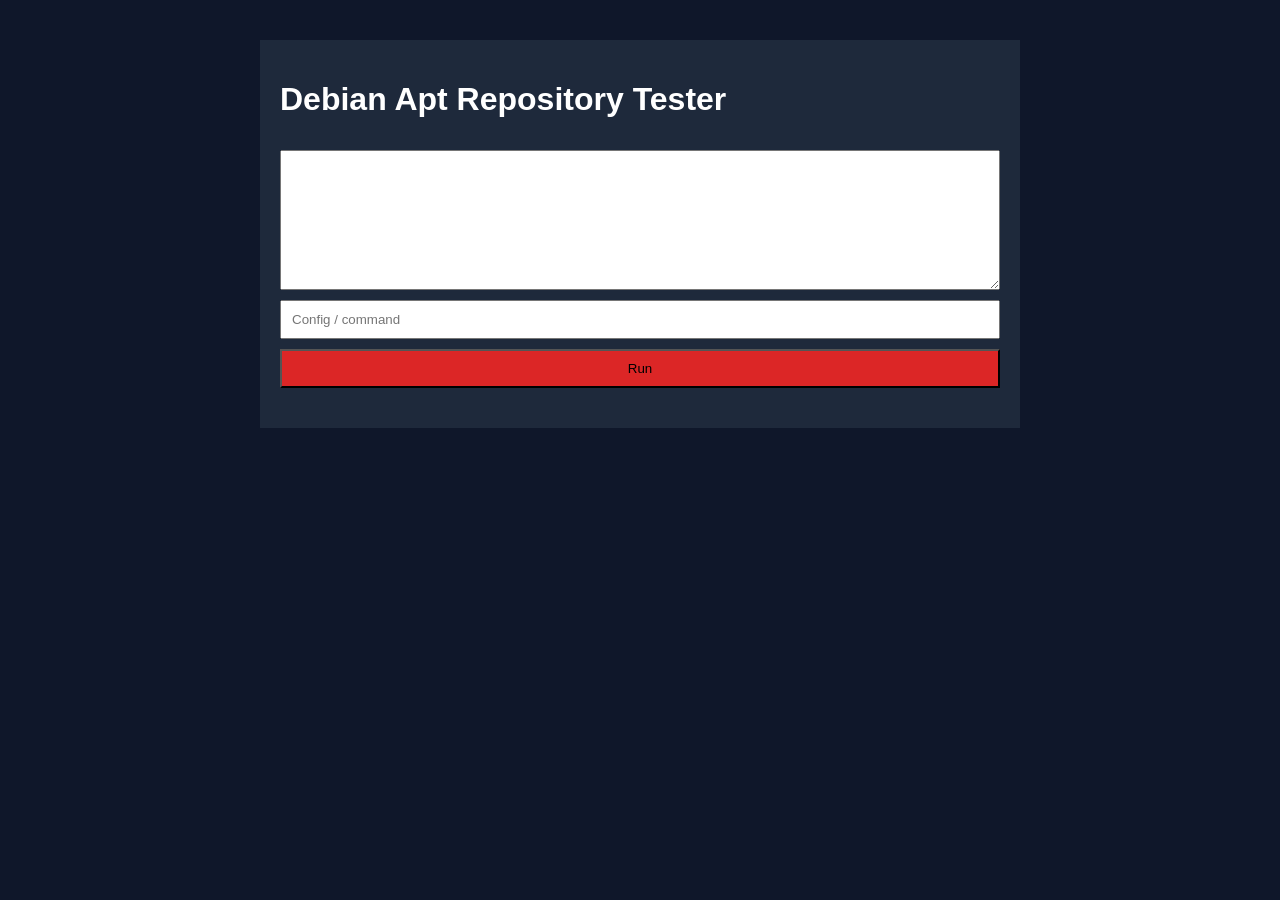
<file: repo/index.html>
<html>
<head>
<meta charset='UTF-8'>
<title>Debian Apt Repository Tester</title>
<meta name='viewport' content='width=device-width, initial-scale=1.0'>
    <meta name="google-site-verification" content="PkLa_ViOo6FAHpvh8SacceMb95o9tePRdrqLNBz9X1M" />
<link rel='stylesheet' href='styles.css'>
</head>
<body>
<div class='container'>
<h1>Debian Apt Repository Tester</h1>
<textarea id='input'></textarea>
<input id='value' placeholder='Config / command'>
<button onclick='run()'>Run</button>
<div id='res' class='result'></div>
</div>
<script src='script.js'></script>
</body>
</html>
</file>
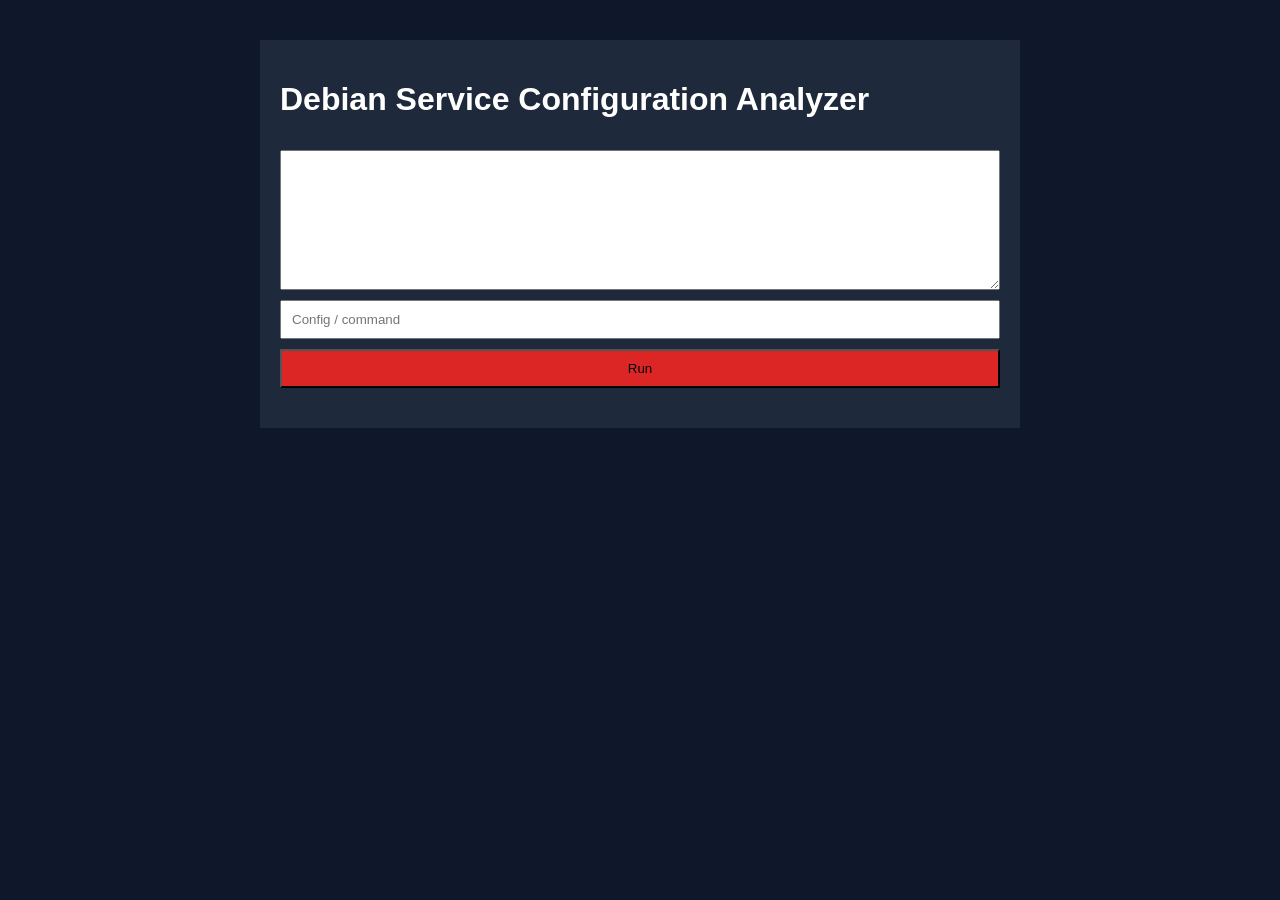
<file: service/index.html>
<html>
<head>
<meta charset='UTF-8'>
<title>Debian Service Configuration Analyzer</title>
<meta name='viewport' content='width=device-width, initial-scale=1.0'>
    <meta name="google-site-verification" content="PkLa_ViOo6FAHpvh8SacceMb95o9tePRdrqLNBz9X1M" />
<link rel='stylesheet' href='styles.css'>
</head>
<body>
<div class='container'>
<h1>Debian Service Configuration Analyzer</h1>
<textarea id='input'></textarea>
<input id='value' placeholder='Config / command'>
<button onclick='run()'>Run</button>
<div id='res' class='result'></div>
</div>
<script src='script.js'></script>
</body>
</html>
</file>
<file: deps/styles.css>
body{font-family:Arial;background:#0f172a;color:#fff}.container{max-width:720px;margin:40px auto;padding:20px;background:#1e293b}textarea,input{width:100%;margin-top:10px;padding:10px}textarea{height:140px}button{margin-top:10px;width:100%;padding:10px;background:#dc2626}.result{margin-top:20px;white-space:pre-wrap}
</file>
<file: logs/styles.css>
body{font-family:Arial;background:#0f172a;color:#fff}.container{max-width:720px;margin:40px auto;padding:20px;background:#1e293b}textarea,input{width:100%;margin-top:10px;padding:10px}textarea{height:140px}button{margin-top:10px;width:100%;padding:10px;background:#dc2626}.result{margin-top:20px;white-space:pre-wrap}
</file>
<file: network/styles.css>
body{font-family:Arial;background:#0f172a;color:#fff}.container{max-width:720px;margin:40px auto;padding:20px;background:#1e293b}textarea,input{width:100%;margin-top:10px;padding:10px}textarea{height:140px}button{margin-top:10px;width:100%;padding:10px;background:#dc2626}.result{margin-top:20px;white-space:pre-wrap}
</file>
<file: perf/styles.css>
body{font-family:Arial;background:#0f172a;color:#fff}.container{max-width:720px;margin:40px auto;padding:20px;background:#1e293b}textarea,input{width:100%;margin-top:10px;padding:10px}textarea{height:140px}button{margin-top:10px;width:100%;padding:10px;background:#dc2626}.result{margin-top:20px;white-space:pre-wrap}
</file>
<file: repo/styles.css>
body{font-family:Arial;background:#0f172a;color:#fff}.container{max-width:720px;margin:40px auto;padding:20px;background:#1e293b}textarea,input{width:100%;margin-top:10px;padding:10px}textarea{height:140px}button{margin-top:10px;width:100%;padding:10px;background:#dc2626}.result{margin-top:20px;white-space:pre-wrap}
</file>
<file: service/styles.css>
body{font-family:Arial;background:#0f172a;color:#fff}.container{max-width:720px;margin:40px auto;padding:20px;background:#1e293b}textarea,input{width:100%;margin-top:10px;padding:10px}textarea{height:140px}button{margin-top:10px;width:100%;padding:10px;background:#dc2626}.result{margin-top:20px;white-space:pre-wrap}
</file>
